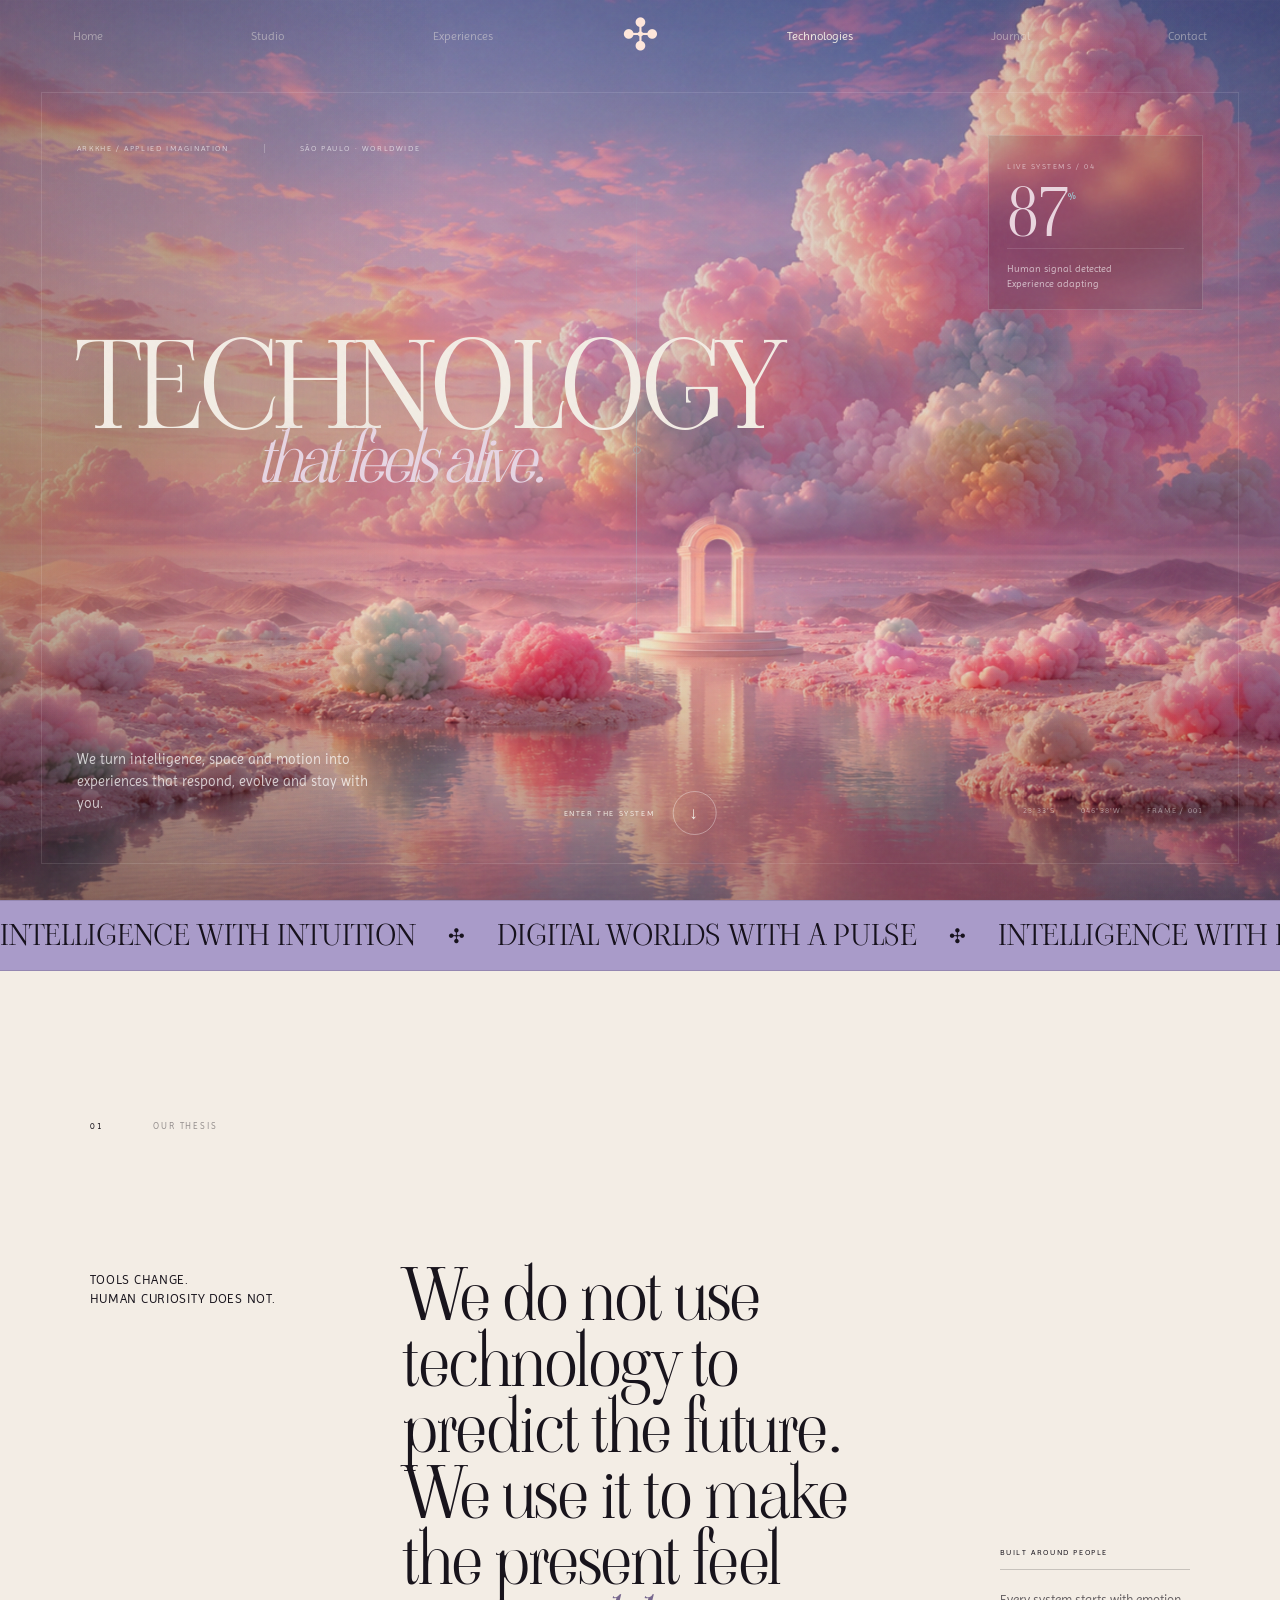
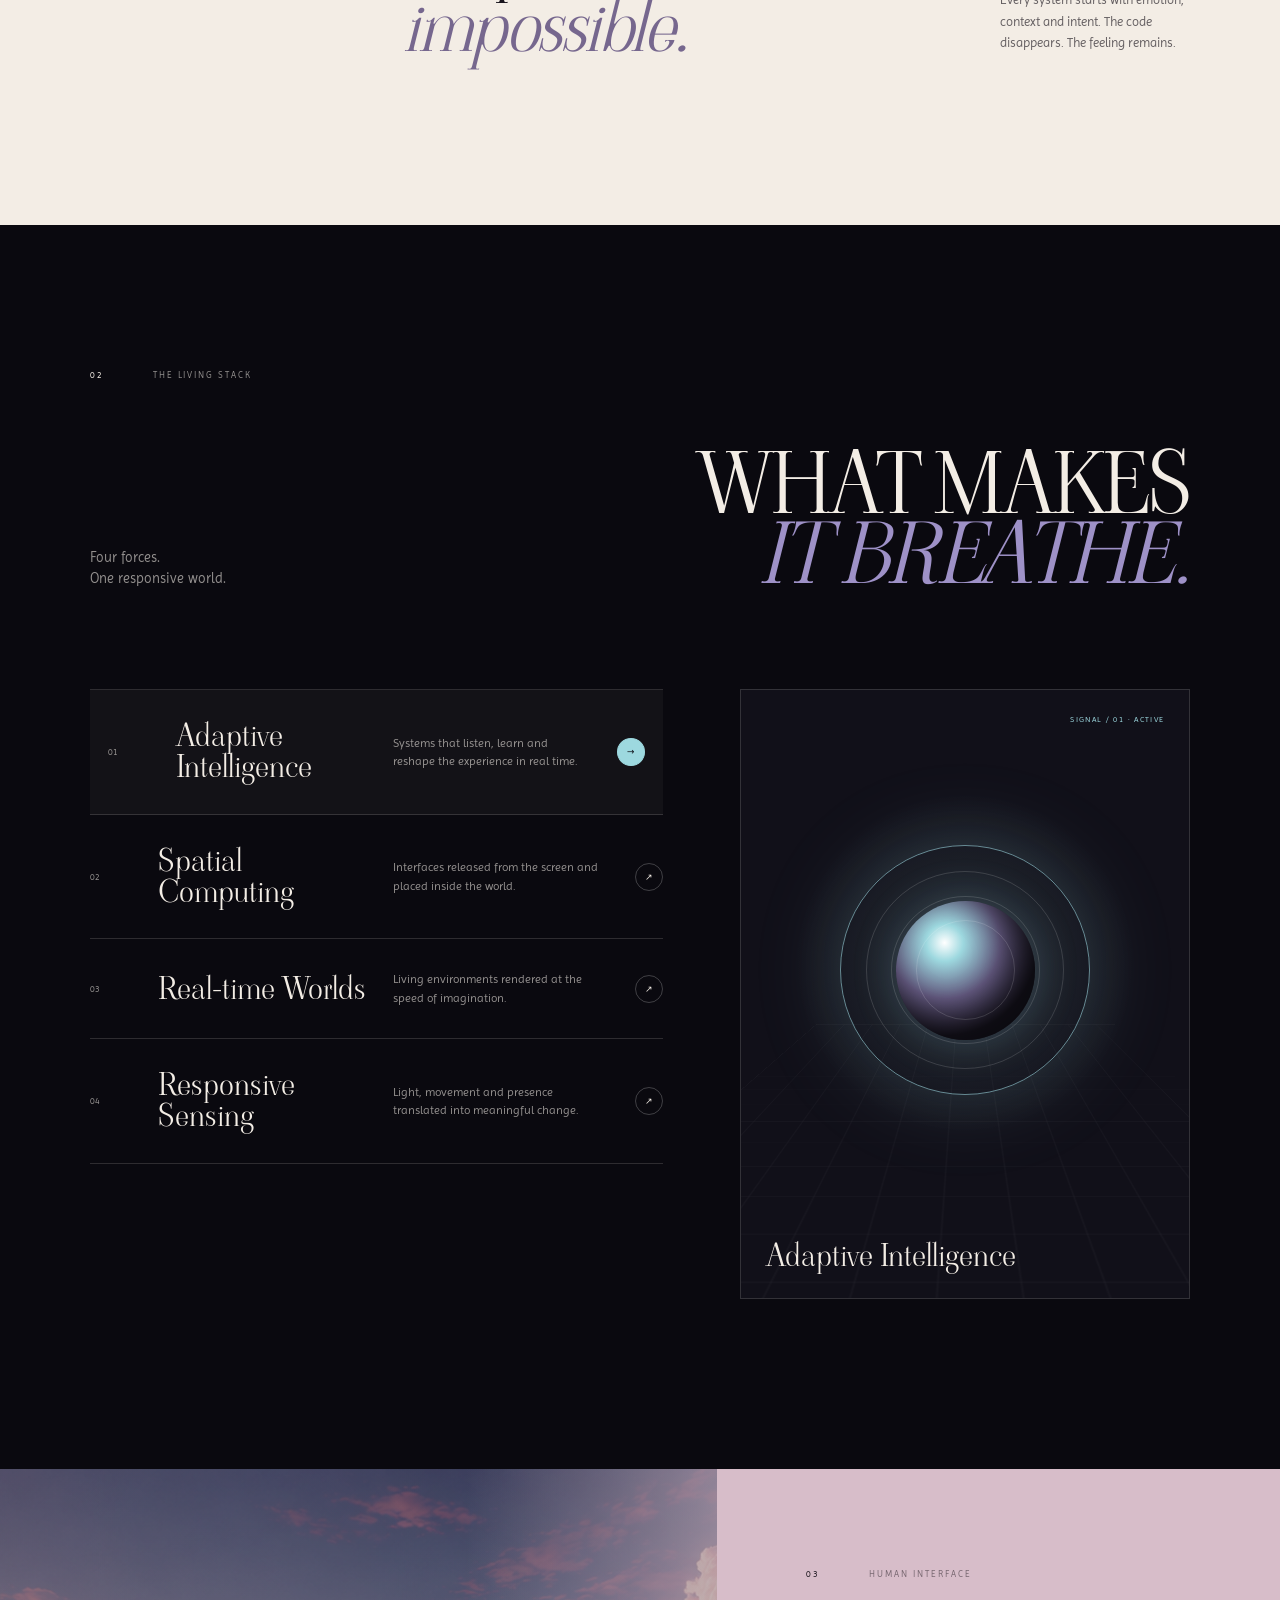
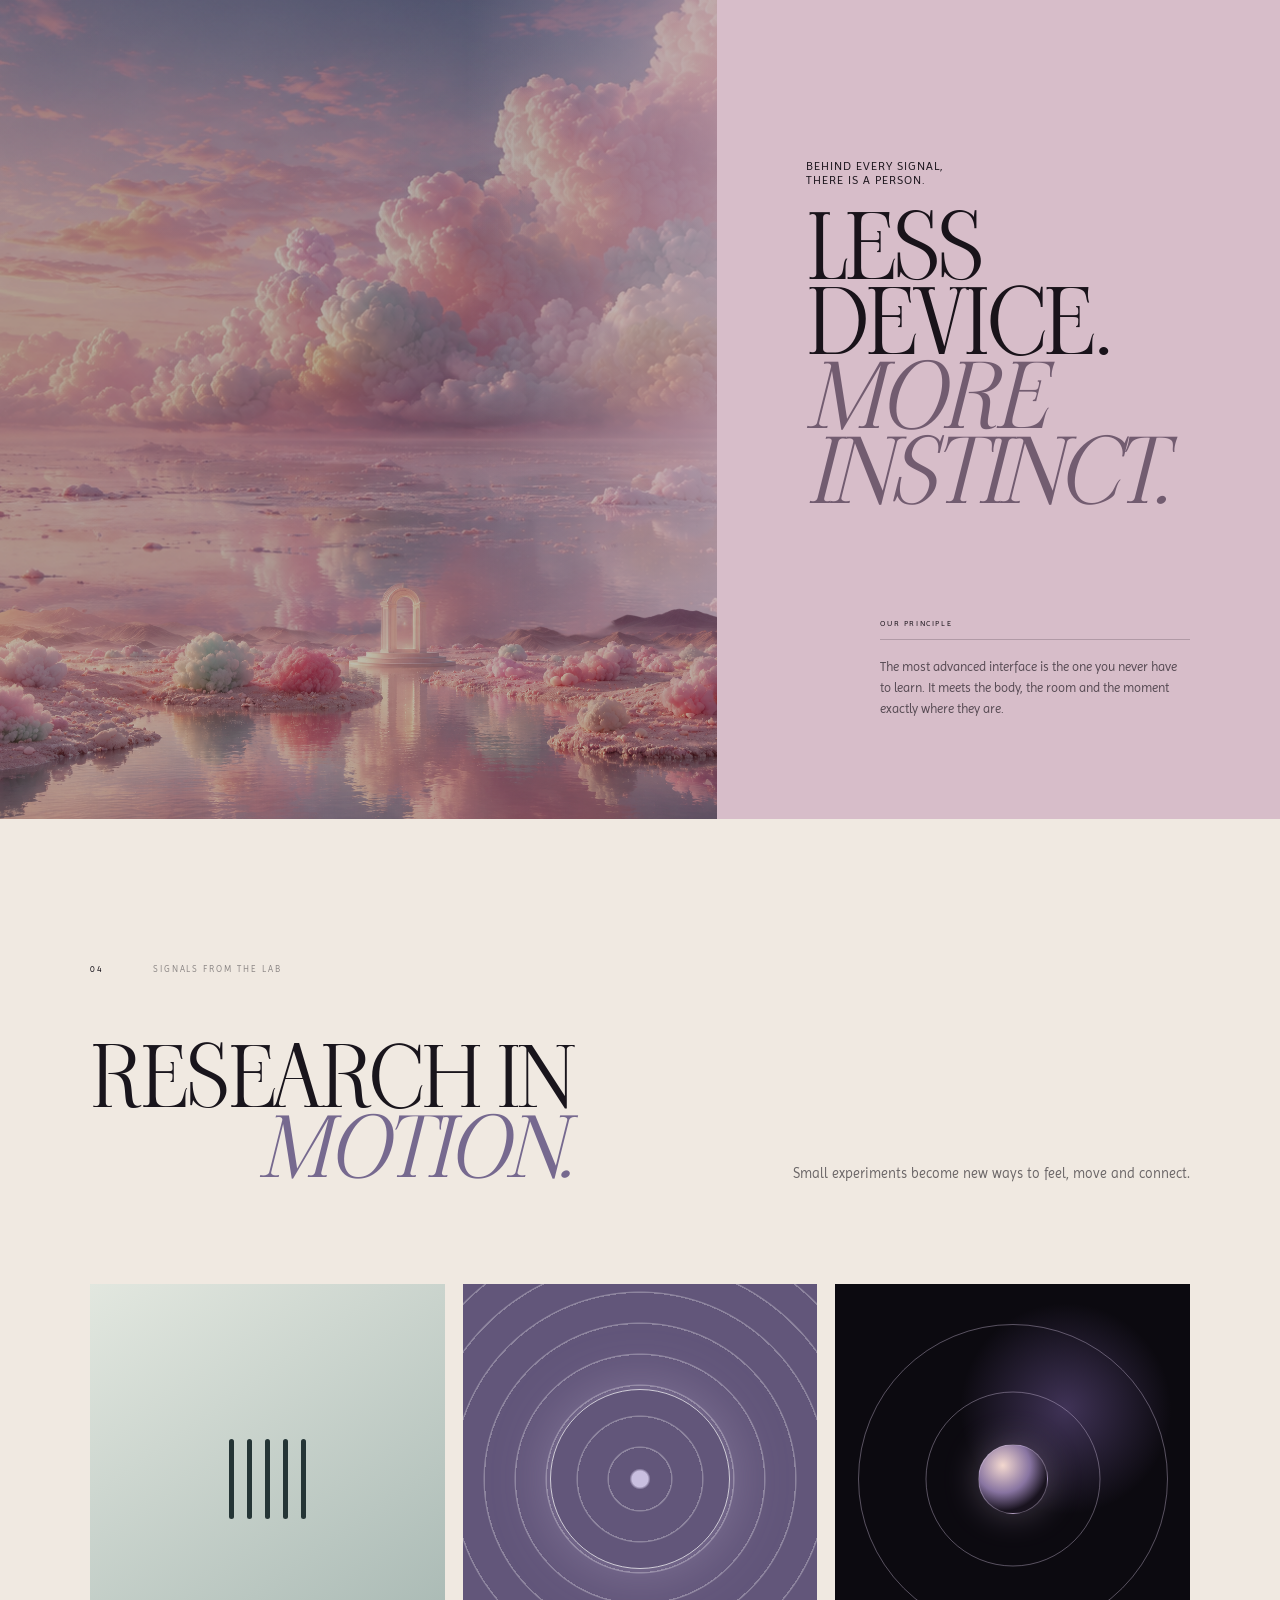
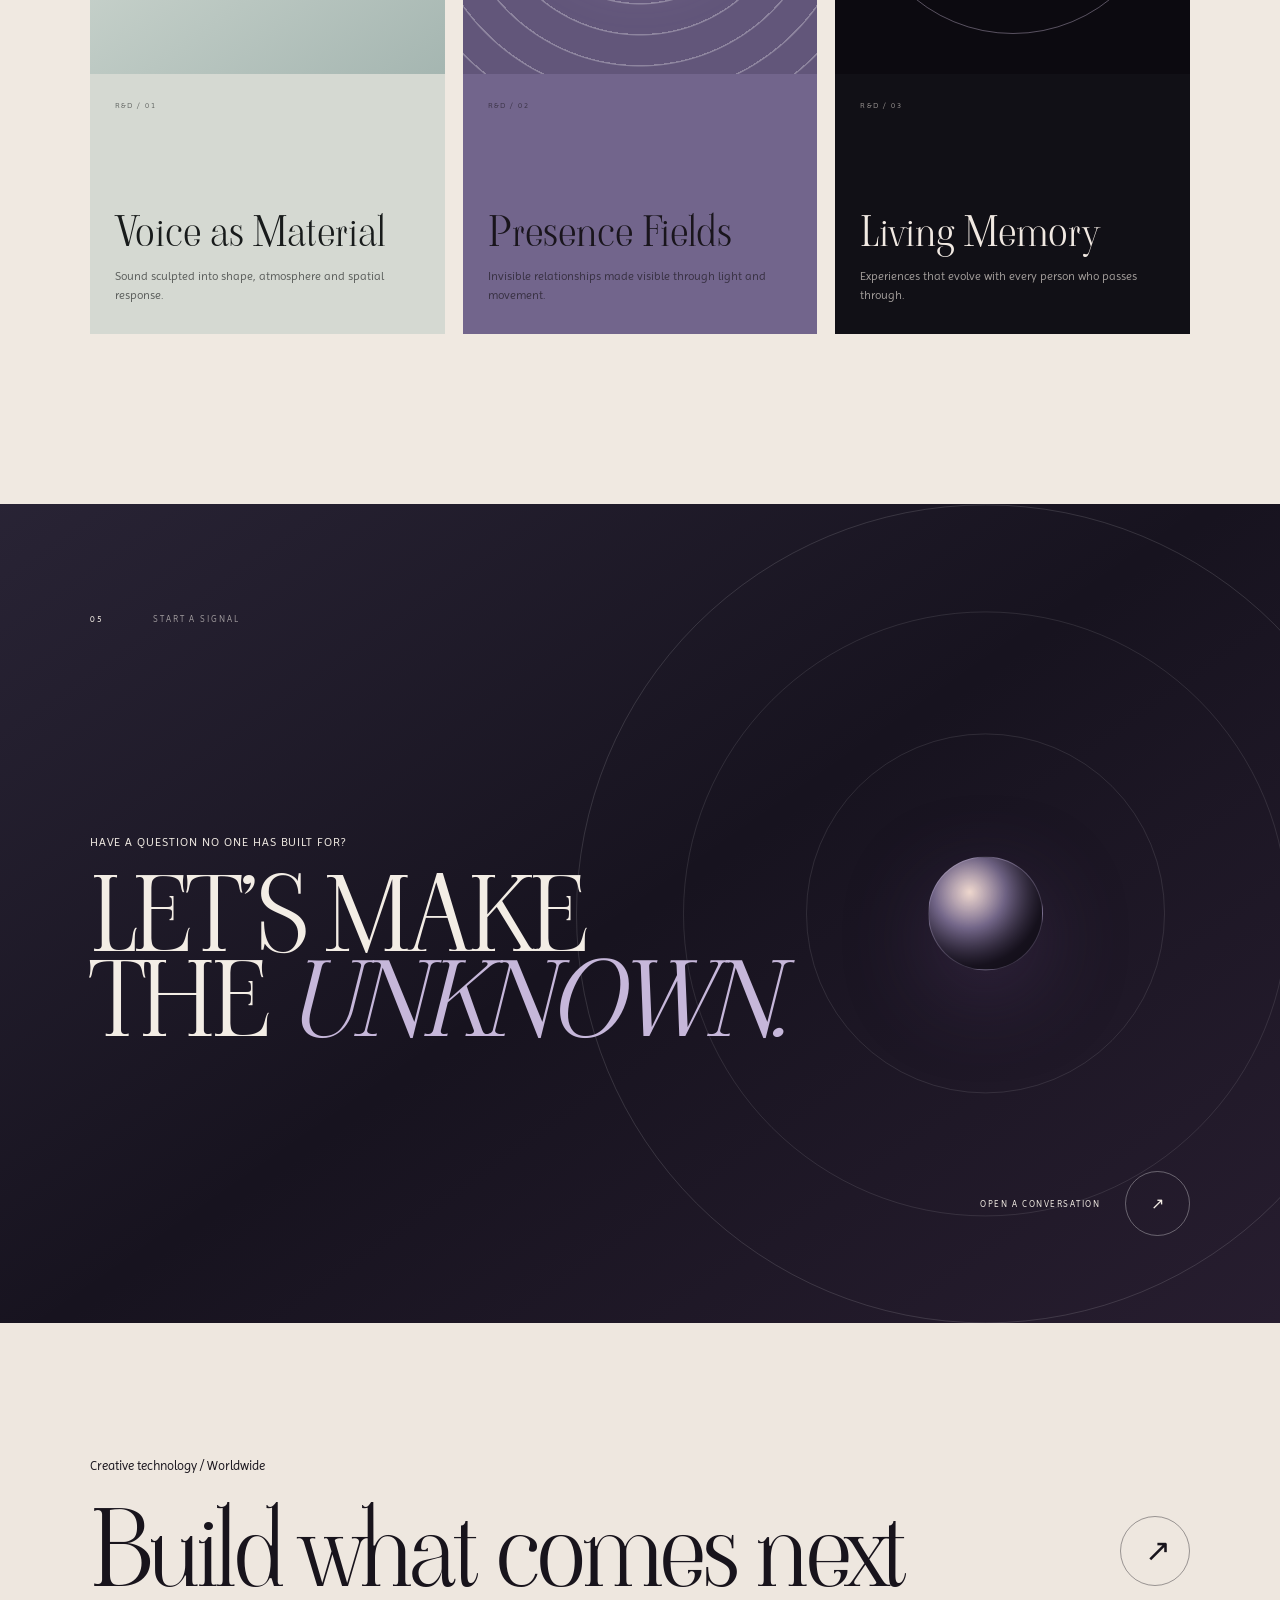
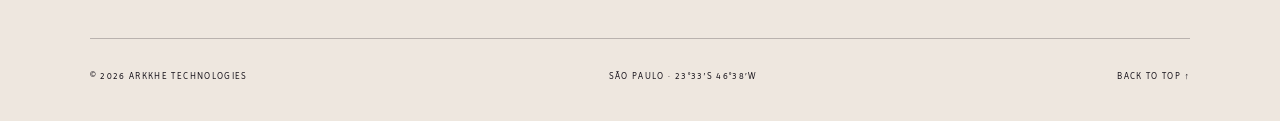
<file: technologies.html>
<!doctype html>
<html lang="pt-BR">
  <head>
    <meta charset="UTF-8" />
    <meta name="viewport" content="width=device-width, initial-scale=1.0" />
    <meta name="description" content="Arkkhe Technologies — inteligência, real-time 3D e sistemas espaciais transformados em experiências humanas." />
    <title>Arkkhe — Technologies</title>
    <link rel="icon" href="data:image/svg+xml,<svg xmlns='http://www.w3.org/2000/svg' viewBox='0 0 64 64'><text y='.85em' font-size='64'>✣</text></svg>" />
    <link rel="preconnect" href="https://fonts.googleapis.com" />
    <link rel="preconnect" href="https://fonts.gstatic.com" crossorigin />
    <link rel="preload" as="image" href="assets/sky_technologie_1.webp" />
    <link rel="preload" as="image" href="assets/sky_technologie_2.webp" />
    <script>
      try {
        if (['technology-direct', 'technology-tunnel'].includes(sessionStorage.getItem('arkkhe-route-transition'))) {
          document.documentElement.classList.add('technology-route-arrival');
        }
      } catch (_) {}
    </script>
    <link href="https://fonts.googleapis.com/css2?family=Imprima&family=Viaoda+Libre&display=optional" rel="stylesheet" />
    <link rel="stylesheet" href="technologies.css?v=5" />
    <link rel="stylesheet" href="transition.css?v=38" />
  </head>
  <body class="is-loading">
    <div class="page-noise" aria-hidden="true"></div>

    <header class="topbar">
      <button class="menu-button" aria-label="Abrir menu" aria-expanded="false"><span></span><span></span></button>
      <nav class="nav nav--left" aria-label="Navegação principal">
        <a href="index.html">Home</a><a href="studio.html">Studio</a><a href="premium.html">Experiences</a>
      </nav>
      <a class="brand" href="index.html" data-home-transition aria-label="Arkkhe — voltar para a página inicial">✣</a>
      <nav class="nav nav--right" aria-label="Navegação secundária">
        <a class="active" href="#technologies" aria-current="page">Technologies</a><a href="studio.html#journal">Journal</a><a href="studio.html#contact">Contact</a>
      </nav>
      <nav class="mobile-nav" aria-label="Menu móvel">
        <a href="index.html">Home</a><a href="studio.html">Studio</a><a href="premium.html">Experiences</a><a class="active" href="#technologies" aria-current="page">Technologies</a><a href="studio.html#journal">Journal</a><a href="studio.html#contact">Contact</a>
      </nav>
    </header>

    <main>
      <section class="technology-hero" id="technologies">
        <div class="technology-hero__image" aria-hidden="true"></div>
        <div class="technology-hero__ground" aria-hidden="true"></div>
        <div class="technology-hero__mesh" aria-hidden="true"></div>
        <div class="technology-hero__scan" aria-hidden="true"></div>
        <div class="technology-hero__frame" aria-hidden="true"></div>

        <p class="technology-hero__eyebrow reveal"><span>Arkkhe / Applied imagination</span><span>São Paulo · Worldwide</span></p>
        <h1><span>Technology</span><strong>that feels alive.</strong></h1>
        <p class="technology-hero__intro reveal">We turn intelligence, space and motion into experiences that respond, evolve and stay with you.</p>

        <aside class="technology-hero__readout reveal" aria-label="Sistemas ativos">
          <span>Live systems / 04</span>
          <div><b data-counter="87">00</b><i>%</i></div>
          <p>Human signal detected<br />Experience adapting</p>
        </aside>

        <div class="technology-hero__coordinates reveal" aria-hidden="true"><span>23°33′S</span><span>046°38′W</span><span>FRAME / 001</span></div>
        <a class="scroll-cue reveal" href="#thesis" aria-label="Conheça nossas tecnologias"><span>Enter the system</span><i>↓</i></a>
      </section>

      <div class="technology-marquee" aria-hidden="true"><div><span>Intelligence with intuition</span><i>✣</i><span>Digital worlds with a pulse</span><i>✣</i><span>Intelligence with intuition</span><i>✣</i><span>Digital worlds with a pulse</span><i>✣</i></div></div>

      <section class="thesis" id="thesis">
        <div class="section-index reveal"><span>01</span><span>Our thesis</span></div>
        <p class="thesis__lead reveal">Tools change.<br />Human curiosity does not.</p>
        <h2 class="reveal">We do not use technology to predict the future. We use it to make the present feel <em>impossible.</em></h2>
        <div class="thesis__aside reveal"><span>Built around people</span><p>Every system starts with emotion, context and intent. The code disappears. The feeling remains.</p></div>
      </section>

      <section class="systems" id="systems">
        <div class="section-index reveal"><span>02</span><span>The living stack</span></div>
        <div class="systems__heading reveal"><p>Four forces.<br />One responsive world.</p><h2>What makes<br /><em>it breathe.</em></h2></div>
        <div class="systems__body">
          <div class="system-list reveal" role="list" aria-label="Tecnologias Arkkhe">
            <button class="system is-active" type="button" data-system="intelligence" role="listitem"><span>01</span><h3>Adaptive Intelligence</h3><p>Systems that listen, learn and reshape the experience in real time.</p><i>↗</i></button>
            <button class="system" type="button" data-system="spatial" role="listitem"><span>02</span><h3>Spatial Computing</h3><p>Interfaces released from the screen and placed inside the world.</p><i>↗</i></button>
            <button class="system" type="button" data-system="realtime" role="listitem"><span>03</span><h3>Real-time Worlds</h3><p>Living environments rendered at the speed of imagination.</p><i>↗</i></button>
            <button class="system" type="button" data-system="sensing" role="listitem"><span>04</span><h3>Responsive Sensing</h3><p>Light, movement and presence translated into meaningful change.</p><i>↗</i></button>
          </div>
          <div class="system-visual reveal" aria-live="polite">
            <div class="system-visual__grid"></div>
            <div class="system-visual__orb"><i></i><i></i><i></i></div>
            <span class="system-visual__label">Adaptive Intelligence</span>
            <small>Signal / 01 · Active</small>
          </div>
        </div>
      </section>

      <section class="interface" id="research">
        <div class="interface__image reveal"><div class="interface__sky" aria-hidden="true"></div><img src="assets/sky_technologie_2.webp" alt="Portal surreal entre montanhas e reflexos rosados" /></div>
        <div class="interface__copy">
          <div class="section-index reveal"><span>03</span><span>Human interface</span></div>
          <p class="reveal">Behind every signal,<br />there is a person.</p>
          <h2 class="reveal">Less device.<br /><em>More instinct.</em></h2>
          <div class="interface__note reveal"><span>Our principle</span><p>The most advanced interface is the one you never have to learn. It meets the body, the room and the moment exactly where they are.</p></div>
        </div>
      </section>

      <section class="experiments">
        <div class="section-index reveal"><span>04</span><span>Signals from the lab</span></div>
        <div class="experiments__heading reveal"><h2>Research in<br /><em>motion.</em></h2><p>Small experiments become new ways to feel, move and connect.</p></div>
        <div class="experiment-grid">
          <article class="experiment experiment--light reveal">
            <div class="experiment__canvas experiment__canvas--voice" aria-hidden="true"><i></i><i></i><i></i><i></i><i></i></div>
            <span>R&D / 01</span><h3>Voice as Material</h3><p>Sound sculpted into shape, atmosphere and spatial response.</p>
          </article>
          <article class="experiment experiment--violet reveal">
            <div class="experiment__canvas experiment__canvas--presence" aria-hidden="true"><i></i></div>
            <span>R&D / 02</span><h3>Presence Fields</h3><p>Invisible relationships made visible through light and movement.</p>
          </article>
          <article class="experiment experiment--dark reveal">
            <div class="experiment__canvas experiment__canvas--memory" aria-hidden="true"><i></i><i></i><i></i></div>
            <span>R&D / 03</span><h3>Living Memory</h3><p>Experiences that evolve with every person who passes through.</p>
          </article>
        </div>
      </section>

      <section class="protocol">
        <div class="protocol__rings" aria-hidden="true"><i></i><i></i><i></i></div>
        <div class="section-index reveal"><span>05</span><span>Start a signal</span></div>
        <div class="protocol__copy reveal"><p>Have a question no one has built for?</p><h2>Let’s make<br />the <em>unknown.</em></h2></div>
        <a class="protocol__link reveal" href="mailto:hello@arkkhe.studio"><span>Open a conversation</span><i>↗</i></a>
      </section>

      <footer id="contact">
        <p>Creative technology / Worldwide</p>
        <a href="mailto:hello@arkkhe.studio">Build what comes next <span>↗</span></a>
        <div class="footer__meta"><span>© 2026 Arkkhe Technologies</span><span>São Paulo · 23°33′S 46°38′W</span><a href="#technologies">Back to top ↑</a></div>
      </footer>
    </main>

    <script src="transition.js?v=39"></script>
    <script src="technologies.js?v=3"></script>
  </body>
</html>
</file>
<file: technologies.css>
:root{color-scheme:dark;--night:#08070d;--ink:#14121a;--ivory:#f3ede5;--peach:#e6b8a8;--lilac:#9e91c7;--cyan:#9dd8df;--muted:rgba(247,241,235,.58);--line:rgba(247,241,235,.15);--ease:cubic-bezier(.16,1,.3,1)}
*{box-sizing:border-box}html{scroll-behavior:smooth;background:var(--night)}body{margin:0;background:var(--night);color:var(--ivory);font-family:"Imprima",sans-serif;overflow-x:hidden}a,button{color:inherit;font:inherit}.page-noise{position:fixed;z-index:200;inset:0;pointer-events:none;opacity:.05;background-image:url("data:image/svg+xml,%3Csvg viewBox='0 0 180 180' xmlns='http://www.w3.org/2000/svg'%3E%3Cfilter id='n'%3E%3CfeTurbulence type='fractalNoise' baseFrequency='.92' numOctaves='3' stitchTiles='stitch'/%3E%3C/filter%3E%3Crect width='100%25' height='100%25' filter='url(%23n)' opacity='.8'/%3E%3C/svg%3E")}.reveal{opacity:0;transform:translateY(34px);transition:opacity 1s var(--ease),transform 1s var(--ease)}.reveal.is-visible{opacity:1;transform:none}
.topbar{position:fixed;z-index:90;top:0;left:0;width:100%;height:72px;display:grid;grid-template-columns:1fr 64px 1fr;align-items:center;padding:0 5.7%;font-size:12px;border-bottom:1px solid transparent;transition:background .4s,border-color .4s}.topbar.is-scrolled{background:rgba(8,7,13,.76);backdrop-filter:blur(22px) saturate(1.2);border-color:rgba(255,255,255,.08)}.nav{display:flex;justify-content:space-between;align-items:center}.nav--left{padding-right:9vw}.nav--right{padding-left:9vw}.nav a{text-decoration:none;opacity:.46;transition:opacity .25s}.nav a:hover,.nav a.active{opacity:1}.brand{width:44px;height:44px;display:grid;place-items:center;justify-self:center;text-decoration:none;overflow:hidden;font-size:0;transition:transform .4s}.brand::before{content:"✣";font-family:Georgia,serif;font-size:44px;line-height:1;color:#ffe7dc}.brand:hover{transform:rotate(30deg)}.menu-button,.mobile-nav{display:none}
.technology-hero{--mx:0px;--my:0px;position:relative;isolation:isolate;min-height:100svh;overflow:hidden;padding:100px 6vw 62px;background:#090810}.technology-hero::after{content:"";position:absolute;z-index:5;inset:0;background:linear-gradient(90deg,rgba(7,6,11,.58),transparent 42% 64%,rgba(6,5,10,.26)),linear-gradient(180deg,rgba(7,6,11,.1),transparent 60%,rgba(7,6,11,.62));pointer-events:none}.technology-hero__image{position:absolute;z-index:0;inset:-5%;background:url("assets/sky_technologie_1.webp") calc(50% + var(--mx)) calc(50% + var(--my))/cover no-repeat;filter:saturate(.78) brightness(.72) contrast(1.08);transform:scale(1.07);will-change:background-position}.technology-hero__mesh{position:absolute;z-index:2;inset:0;opacity:.23;background-image:linear-gradient(rgba(255,255,255,.08) 1px,transparent 1px),linear-gradient(90deg,rgba(255,255,255,.08) 1px,transparent 1px);background-size:7.15vw 7.15vw;mask-image:linear-gradient(90deg,#000,transparent 47%,transparent 67%,#000)}.technology-hero__scan{position:absolute;z-index:3;left:49.7%;top:18%;width:1px;height:64%;background:linear-gradient(transparent,var(--cyan),transparent);box-shadow:0 0 18px var(--cyan);opacity:.42;animation:scan 6s ease-in-out infinite}.technology-hero__scan::after{content:"";position:absolute;top:50%;left:50%;width:6px;height:6px;border:1px solid var(--cyan);border-radius:50%;transform:translate(-50%,-50%);box-shadow:0 0 18px var(--cyan)}@keyframes scan{50%{transform:translateX(18vw);opacity:.2}}.technology-hero__frame{position:absolute;z-index:7;inset:92px 3.2vw 36px;border:1px solid rgba(255,255,255,.11);pointer-events:none}
.technology-hero h1{position:absolute;z-index:6;left:6vw;top:46%;margin:0;transform:translateY(-50%);text-transform:uppercase;font:400 clamp(67px,9.2vw,174px)/.76 "Viaoda Libre",serif;letter-spacing:-.052em;text-shadow:0 14px 55px rgba(0,0,0,.45);pointer-events:none}.technology-hero h1 span,.technology-hero h1 strong{display:block;font-weight:400}.technology-hero h1 strong{margin-left:14vw;font-size:.58em;font-style:italic;text-transform:none;color:#e7d5e3;white-space:nowrap}.technology-hero__eyebrow{position:absolute;z-index:10;left:6vw;top:16%;display:flex;gap:35px;margin:0;text-transform:uppercase;font-size:8px;letter-spacing:.2em;color:rgba(255,255,255,.62)}.technology-hero__eyebrow span+span{padding-left:35px;border-left:1px solid rgba(255,255,255,.24)}.technology-hero__intro{position:absolute;z-index:10;left:6vw;bottom:9.5%;width:305px;margin:0;font-size:14px;line-height:1.55;color:rgba(255,255,255,.74)}.technology-hero__readout{position:absolute;z-index:10;right:6vw;top:15%;width:215px;padding:18px;border:1px solid rgba(255,255,255,.16);background:rgba(15,10,22,.12);backdrop-filter:blur(9px);font-style:normal}.technology-hero__readout>span{font-size:8px;letter-spacing:.19em;text-transform:uppercase;color:rgba(255,255,255,.54)}.technology-hero__readout div{display:flex;align-items:flex-start;margin:11px 0 5px}.technology-hero__readout b{font:400 66px/.9 "Viaoda Libre",serif;color:#ead5df}.technology-hero__readout i{margin-top:7px;font:10px/1 "Imprima",sans-serif;color:var(--cyan)}.technology-hero__readout p{margin:0;padding-top:12px;border-top:1px solid rgba(255,255,255,.12);font-size:10px;line-height:1.5;color:rgba(255,255,255,.64)}.technology-hero__coordinates{position:absolute;z-index:10;right:6vw;bottom:9.5%;display:flex;gap:26px;font-size:8px;letter-spacing:.15em;color:rgba(255,255,255,.46)}.scroll-cue{position:absolute;z-index:10;left:50%;bottom:7.2%;display:flex;align-items:center;gap:17px;transform:translateX(-50%);text-transform:uppercase;font-size:8px;letter-spacing:.2em;text-decoration:none}.scroll-cue i{width:44px;height:44px;border:1px solid rgba(255,255,255,.36);border-radius:50%;display:grid;place-items:center;font-style:normal;font-size:17px;transition:.3s}.scroll-cue:hover i{background:var(--ivory);color:var(--night);transform:translateY(4px)}
.technology-marquee{overflow:hidden;padding:20px 0;background:#a99bc9;color:#17121d;border-block:1px solid rgba(23,18,31,.14)}.technology-marquee div{width:max-content;display:flex;align-items:center;gap:32px;animation:marquee 30s linear infinite}.technology-marquee span{font:400 clamp(22px,2.3vw,42px)/1 "Viaoda Libre",serif;text-transform:uppercase}.technology-marquee i{font-style:normal;font-size:20px}@keyframes marquee{to{transform:translateX(-50%)}}
.section-index{display:flex;gap:28px;align-items:center;text-transform:uppercase;font-size:9px;letter-spacing:.22em;color:var(--muted)}.section-index span:first-child{width:35px;color:var(--ivory)}
.thesis{display:grid;grid-template-columns:.68fr 1.5fr .55fr;gap:6vw;padding:150px 7vw 165px;background:var(--ivory);color:#18141c}.thesis .section-index{grid-column:1/-1;margin-bottom:55px;color:rgba(24,20,28,.44)}.thesis .section-index span:first-child{color:#18141c}.thesis__lead{margin:8px 0 0;font-size:13px;line-height:1.45;text-transform:uppercase;letter-spacing:.055em}.thesis h2{margin:0;font:400 clamp(47px,5.55vw,106px)/.93 "Viaoda Libre",serif;letter-spacing:-.035em}.thesis h2 em{font-weight:400;color:#76678e}.thesis__aside{align-self:end;padding-bottom:7px}.thesis__aside span{display:block;margin-bottom:19px;padding-bottom:12px;border-bottom:1px solid rgba(24,20,28,.2);font-size:8px;letter-spacing:.2em;text-transform:uppercase}.thesis__aside p{margin:0;font-size:13px;line-height:1.62;color:rgba(24,20,28,.65)}
.systems{padding:145px 7vw 170px;background:#0a090f}.systems__heading,.experiments__heading{display:flex;align-items:flex-end;justify-content:space-between;margin:70px 0 100px}.systems__heading>p,.experiments__heading>p{margin:0;color:var(--muted);font-size:14px;line-height:1.5}.systems__heading h2,.experiments__heading h2{margin:0;text-align:right;font:400 clamp(58px,6.5vw,126px)/.84 "Viaoda Libre",serif;text-transform:uppercase;letter-spacing:-.035em}.systems__heading em,.experiments__heading em{font-weight:400;color:var(--lilac)}.systems__body{display:grid;grid-template-columns:1.12fr .88fr;gap:6vw;align-items:stretch}.system-list{border-top:1px solid var(--line)}.system{position:relative;width:100%;display:grid;grid-template-columns:46px 1fr 1fr 34px;gap:22px;align-items:center;padding:31px 0;border:0;border-bottom:1px solid var(--line);background:transparent;text-align:left;cursor:pointer;transition:padding .5s var(--ease),background .4s}.system:hover,.system.is-active{padding-left:18px;padding-right:18px;background:rgba(255,255,255,.035)}.system>span{font-size:9px;color:var(--muted)}.system h3{margin:0;font:400 clamp(27px,2.4vw,45px)/1 "Viaoda Libre",serif}.system p{margin:0;font-size:12px;line-height:1.55;color:var(--muted)}.system>i{justify-self:end;width:28px;height:28px;border:1px solid rgba(255,255,255,.22);border-radius:50%;display:grid;place-items:center;font-style:normal;font-size:9px;transition:.4s}.system.is-active>i{background:var(--cyan);border-color:var(--cyan);color:#11131a;transform:rotate(45deg)}.system-visual{--accent:#9dd8df;position:sticky;top:105px;min-height:610px;overflow:hidden;border:1px solid var(--line);background:radial-gradient(circle at 50% 45%,color-mix(in srgb,var(--accent) 18%,transparent),transparent 42%),#111019;transition:background .7s}.system-visual__grid{position:absolute;inset:0;opacity:.22;background-image:linear-gradient(rgba(255,255,255,.1) 1px,transparent 1px),linear-gradient(90deg,rgba(255,255,255,.1) 1px,transparent 1px);background-size:42px 42px;transform:perspective(500px) rotateX(58deg) scale(1.6);transform-origin:center 85%}.system-visual__orb{position:absolute;left:50%;top:46%;width:250px;height:250px;transform:translate(-50%,-50%);border:1px solid color-mix(in srgb,var(--accent) 60%,transparent);border-radius:50%;box-shadow:0 0 90px color-mix(in srgb,var(--accent) 18%,transparent);transition:transform .7s var(--ease),border-radius .7s}.system-visual__orb::before{content:"";position:absolute;inset:22%;border-radius:50%;background:radial-gradient(circle at 35% 30%,#fff,var(--accent) 14%,#61577d 42%,#191622 70%);box-shadow:inset -18px -16px 35px rgba(0,0,0,.55),0 0 45px color-mix(in srgb,var(--accent) 22%,transparent);animation:pulse 4s ease-in-out infinite}.system-visual__orb i{position:absolute;inset:calc(10% * var(--ring,1));border:1px solid rgba(255,255,255,.14);border-radius:50%;animation:orbit 13s linear infinite}.system-visual__orb i:nth-child(1){--ring:1}.system-visual__orb i:nth-child(2){--ring:2;animation-direction:reverse;animation-duration:9s}.system-visual__orb i:nth-child(3){--ring:3;animation-duration:17s}@keyframes orbit{to{transform:rotate(360deg)}}@keyframes pulse{50%{transform:scale(1.08);filter:brightness(1.15)}}.system-visual__label{position:absolute;left:25px;bottom:27px;font:400 31px/1 "Viaoda Libre",serif}.system-visual small{position:absolute;right:25px;top:25px;text-transform:uppercase;letter-spacing:.17em;font-size:8px;color:var(--accent)}
.interface{display:grid;grid-template-columns:1.12fr .88fr;min-height:950px;background:#d7bdc9;color:#19131a}.interface__image{position:relative;min-height:950px;overflow:hidden}.interface__image::after{content:"";position:absolute;inset:0;background:linear-gradient(90deg,transparent 65%,rgba(215,189,201,.55)),linear-gradient(180deg,rgba(20,12,22,.12),transparent 40%)}.interface__image img{width:100%;height:100%;object-fit:cover;object-position:58% center;filter:saturate(.72) contrast(.96)}.interface__copy{display:flex;flex-direction:column;justify-content:center;padding:100px 7vw}.interface__copy .section-index{margin-bottom:auto;color:rgba(25,19,26,.5)}.interface__copy .section-index span:first-child{color:#19131a}.interface__copy>p{margin:70px 0 24px;font-size:12px;text-transform:uppercase;letter-spacing:.08em}.interface__copy h2{margin:0;font:400 clamp(64px,7vw,132px)/.83 "Viaoda Libre",serif;text-transform:uppercase;letter-spacing:-.045em}.interface__copy h2 em{font-weight:400;color:#725c70}.interface__note{max-width:310px;margin-top:auto;margin-left:auto}.interface__note span{display:block;margin-bottom:17px;padding-bottom:11px;border-bottom:1px solid rgba(25,19,26,.2);font-size:8px;letter-spacing:.2em;text-transform:uppercase}.interface__note p{margin:0;font-size:13px;line-height:1.6;color:rgba(25,19,26,.68)}
.experiments{padding:145px 7vw 170px;background:#f0e9e1;color:#19151c}.experiments .section-index{color:rgba(25,21,28,.46)}.experiments .section-index span:first-child{color:#19151c}.experiments__heading>p{color:rgba(25,21,28,.62)}.experiments__heading em{color:#76698f}.experiment-grid{display:grid;grid-template-columns:repeat(3,1fr);gap:18px}.experiment{min-height:650px;display:flex;flex-direction:column;padding:20px 25px 30px;overflow:hidden}.experiment--light{background:#d5d9d2;color:#181b1b}.experiment--violet{background:#72658c}.experiment--dark{background:#111016;color:#f1e9e2}.experiment__canvas{position:relative;height:390px;margin:-20px -25px 27px;overflow:hidden}.experiment>span{font-size:8px;letter-spacing:.18em;text-transform:uppercase;opacity:.58}.experiment h3{margin:auto 0 15px;font:400 clamp(37px,3.2vw,59px)/.92 "Viaoda Libre",serif}.experiment p{max-width:300px;margin:0;font-size:12px;line-height:1.55;opacity:.65}.experiment__canvas--voice{display:flex;align-items:center;justify-content:center;gap:13px;background:linear-gradient(145deg,#e2e7df,#a5b6b1)}.experiment__canvas--voice i{width:5px;height:80px;border-radius:5px;background:#253536;animation:voice 1.8s ease-in-out infinite}.experiment__canvas--voice i:nth-child(2){animation-delay:-.3s}.experiment__canvas--voice i:nth-child(3){animation-delay:-.6s}.experiment__canvas--voice i:nth-child(4){animation-delay:-.9s}.experiment__canvas--voice i:nth-child(5){animation-delay:-1.2s}@keyframes voice{50%{height:230px;border-radius:50%}}.experiment__canvas--presence{background:radial-gradient(circle at center,#c9bfe0 0 3%,transparent 4%),repeating-radial-gradient(circle at center,rgba(255,255,255,.28) 0 1px,transparent 2px 31px),#62567a}.experiment__canvas--presence i{position:absolute;left:50%;top:50%;width:180px;height:180px;border:1px solid rgba(255,255,255,.7);border-radius:50%;transform:translate(-50%,-50%);box-shadow:0 0 60px rgba(238,226,255,.26);animation:presence 3.5s ease-in-out infinite}@keyframes presence{50%{width:280px;height:280px;opacity:.25}}.experiment__canvas--memory{background:radial-gradient(circle at 65% 32%,rgba(111,88,151,.52),transparent 30%),#0c0a10}.experiment__canvas--memory i{position:absolute;border:1px solid rgba(224,208,237,.36);border-radius:50%;left:50%;top:50%;transform:translate(-50%,-50%)}.experiment__canvas--memory i:nth-child(1){width:70px;height:70px;background:radial-gradient(circle at 35% 30%,#f3d8cf,#8874a1 42%,#19131f 70%);box-shadow:0 0 35px rgba(215,188,227,.3)}.experiment__canvas--memory i:nth-child(2){width:175px;height:175px}.experiment__canvas--memory i:nth-child(3){width:310px;height:310px;animation:orbit 15s linear infinite}
.protocol{position:relative;isolation:isolate;min-height:91vh;display:grid;grid-template-columns:1fr auto;grid-template-rows:auto 1fr auto;padding:110px 7vw 70px;overflow:hidden;background:#17131f}.protocol::before{content:"";position:absolute;z-index:-1;inset:0;background:linear-gradient(145deg,rgba(158,145,199,.13),transparent 50%,rgba(86,59,95,.25))}.protocol .section-index{grid-column:1/-1}.protocol__copy{align-self:center}.protocol__copy>p{margin:0 0 24px;font-size:12px;text-transform:uppercase;letter-spacing:.08em}.protocol__copy h2{margin:0;font:400 clamp(63px,8vw,150px)/.83 "Viaoda Libre",serif;text-transform:uppercase;letter-spacing:-.045em}.protocol__copy em{font-weight:400;color:#c6b7da}.protocol__link{align-self:end;display:flex;align-items:center;gap:25px;margin-bottom:17px;text-decoration:none;text-transform:uppercase;font-size:9px;letter-spacing:.17em}.protocol__link i{width:65px;height:65px;border:1px solid rgba(255,255,255,.32);border-radius:50%;display:grid;place-items:center;font-style:normal;font-size:16px;transition:.35s}.protocol__link:hover i{background:var(--ivory);color:var(--night);transform:rotate(45deg)}.protocol__rings{position:absolute;z-index:-1;right:-9%;top:50%;width:min(64vw,850px);aspect-ratio:1;transform:translateY(-50%);border:1px solid rgba(255,255,255,.13);border-radius:50%}.protocol__rings i{position:absolute;border:1px solid rgba(255,255,255,.1);border-radius:50%}.protocol__rings i:nth-child(1){inset:13%}.protocol__rings i:nth-child(2){inset:28%}.protocol__rings i:nth-child(3){inset:43%;background:radial-gradient(circle at 36% 31%,#efd8ce,#7f7197 34%,#292036 70%);box-shadow:inset -18px -18px 42px rgba(0,0,0,.55),0 25px 85px rgba(93,64,115,.35)}
footer{padding:135px 7vw 40px;background:#eee7df;color:#18141c}footer>p{margin:0 0 25px;font-size:13px}footer>a{display:flex;justify-content:space-between;align-items:center;padding-bottom:35px;border-bottom:1px solid rgba(24,20,28,.25);text-decoration:none;font:400 clamp(52px,8.2vw,154px)/1 "Viaoda Libre",serif;letter-spacing:-.045em}footer>a span{font:400 .3em/1 "Imprima",sans-serif;width:70px;height:70px;border:1px solid rgba(24,20,28,.4);border-radius:50%;display:grid;place-items:center;transition:.35s}footer>a:hover span{background:#18141c;color:#eee7df;transform:rotate(45deg)}.footer__meta{display:flex;justify-content:space-between;align-items:center;padding-top:32px;font-size:9px;letter-spacing:.15em;text-transform:uppercase}.footer__meta a{text-decoration:none}
body.is-loading .technology-hero__image{opacity:0;transform:scale(1.12)}body.is-technologies-ready .technology-hero__image{opacity:1;transform:scale(1.07);transition:opacity 1.3s ease,transform 2s var(--ease)}body.is-loading .technology-hero h1{opacity:0;transform:translateY(-42%) scale(.96)}body.is-technologies-ready .technology-hero h1{opacity:1;transform:translateY(-50%) scale(1);transition:opacity 1.1s .15s ease,transform 1.4s .15s var(--ease)}.scroll-cue.reveal{transform:translate(-50%,34px)}.scroll-cue.reveal.is-visible{transform:translate(-50%,0)}
html.technology-route-arrival body.is-loading .technology-hero__image{opacity:1;transform:scale(1.07);transition:none}html.technology-route-arrival body.is-loading .technology-hero h1{opacity:1;transform:translateY(-50%) scale(1);transition:none}html.technology-route-arrival .technology-hero .reveal{opacity:1;transform:none;transition:none}html.technology-route-arrival .technology-hero .scroll-cue.reveal{transform:translate(-50%,0)}
@media(max-width:960px){.topbar{grid-template-columns:1fr 1fr}.brand{justify-self:end}.nav{display:none}.menu-button{display:block;border:0;background:none;padding:8px;z-index:2}.menu-button span{display:block;width:24px;height:1px;background:white;margin:6px;transition:.3s}.mobile-nav{position:fixed;inset:0;z-index:-1;padding:120px 30px 50px;background:rgba(8,7,13,.97);backdrop-filter:blur(20px);flex-direction:column;gap:24px}.mobile-nav a{text-decoration:none;font:42px/1.05 "Viaoda Libre",serif}.topbar.menu-open .mobile-nav{display:flex}.topbar.menu-open .menu-button span:first-child{transform:translateY(3.5px) rotate(45deg)}.topbar.menu-open .menu-button span:last-child{transform:translateY(-3.5px) rotate(-45deg)}.technology-hero h1{font-size:11vw}.technology-hero__coordinates{display:none}.thesis{grid-template-columns:1fr 2fr}.thesis__aside{grid-column:2}.systems__heading,.experiments__heading{align-items:flex-start;flex-direction:column;gap:45px}.systems__heading h2,.experiments__heading h2{text-align:left}.systems__body{grid-template-columns:1fr}.system-visual{position:relative;top:auto;min-height:70vw}.interface{grid-template-columns:1fr}.interface__image{min-height:75vw}.interface__copy{min-height:760px}.experiment-grid{grid-template-columns:1fr}.experiment{min-height:580px}.protocol{grid-template-columns:1fr}.protocol__link{justify-self:end}.protocol__rings{right:-30%;width:100vw}}
@media(max-width:560px){.technology-hero{padding-inline:24px}.technology-hero__frame{inset:86px 14px 18px}.technology-hero__image{background-position:62% center}.technology-hero h1{left:24px;top:40%;font-size:13.4vw;line-height:.78;letter-spacing:-.06em}.technology-hero h1 strong{margin-left:0;font-size:.7em;white-space:normal}.technology-hero__eyebrow{left:24px;top:14%;display:block}.technology-hero__eyebrow span+span{display:none}.technology-hero__readout{right:24px;top:auto;bottom:7%;width:155px;padding:13px}.technology-hero__readout b{font-size:50px}.technology-hero__intro{left:24px;bottom:8%;width:155px;font-size:11px}.scroll-cue{display:none}.technology-hero__mesh{background-size:25vw 25vw}.thesis,.systems,.experiments{padding:105px 24px}.thesis{grid-template-columns:1fr;gap:40px}.thesis .section-index,.thesis__aside{grid-column:1}.thesis .section-index{margin-bottom:10px}.thesis h2{font-size:12vw}.systems__heading,.experiments__heading{margin:50px 0 70px}.systems__heading h2,.experiments__heading h2{font-size:14vw}.system{grid-template-columns:28px 1fr 28px;padding:25px 0}.system p{display:none}.system h3{font-size:30px}.system-visual{min-height:125vw}.system-visual__orb{width:180px;height:180px}.interface__image{min-height:120vw}.interface__copy{min-height:760px;padding:80px 24px}.interface__copy h2{font-size:15vw}.interface__note{margin-left:0}.experiment{min-height:570px}.experiment__canvas{height:340px}.protocol{min-height:760px;padding:90px 24px 55px}.protocol__copy h2{font-size:15vw}.protocol__rings{right:-80%;width:175vw}.protocol__link{justify-self:start}footer{padding:100px 24px 32px}footer>a{font-size:13vw}footer>a span{width:48px;height:48px}.footer__meta{align-items:flex-start;gap:20px;flex-direction:column}.footer__meta span:nth-child(2){display:none}}
@media(prefers-reduced-motion:reduce){*,*::before,*::after{scroll-behavior:auto!important;animation-duration:.01ms!important;transition-duration:.01ms!important;animation-delay:0s!important}.technology-marquee div{animation:none}}

/* Layered Technologies world: full sky behind a transparent portal landscape. */
.technology-hero__image{background-image:url("assets/sky_technologie_1.webp");background-position:calc(50% + var(--mx)) calc(50% + var(--my));filter:saturate(.82) brightness(.62) contrast(1.06)}
.technology-hero__ground{position:absolute;z-index:1;left:-4%;right:-4%;bottom:-3%;height:61%;background:url("assets/sky_technologie_2.webp") center bottom/100% auto no-repeat;filter:saturate(.82) brightness(.66) contrast(1.06);transform:translate(var(--gx,0px),var(--gy,0px)) scale(1.04);transform-origin:center bottom;will-change:transform}
body.is-loading .technology-hero__ground{opacity:0;transform:translate(var(--gx,0px),calc(var(--gy,0px) + 28px)) scale(1.1)}
body.is-technologies-ready .technology-hero__ground{opacity:1;transform:translate(var(--gx,0px),var(--gy,0px)) scale(1.04);transition:opacity 1.1s ease,transform 1.8s var(--ease)}
html.technology-route-arrival body.is-loading .technology-hero__ground{opacity:1;transform:translate(var(--gx,0px),var(--gy,0px)) scale(1.04);transition:none}
.interface__sky{position:absolute;inset:0;background:url("assets/sky_technologie_1.webp") center/cover no-repeat;filter:saturate(.72) brightness(.72)}
.interface__image img{position:absolute;z-index:1;left:-10%;bottom:-1%;width:120%;height:auto;object-fit:contain;filter:saturate(.76) brightness(.76) contrast(.98)}
@media(max-width:560px){.technology-hero__image{background-position:58% center}.technology-hero__ground{left:-42%;right:-42%;height:55%;background-size:auto 100%}.interface__image img{left:-35%;width:170%}}

/* Preserve the natural glow of the layered artwork. Contrast is concentrated
   near the copy instead of dimming the entire composition. */
.technology-hero::after{background:linear-gradient(90deg,rgba(7,6,11,.28),transparent 35% 72%,rgba(6,5,10,.1)),linear-gradient(180deg,rgba(7,6,11,.04),transparent 68%,rgba(7,6,11,.3))}
.technology-hero__image{filter:saturate(.98) brightness(.9) contrast(1.03)}
.technology-hero__ground{filter:saturate(.98) brightness(.96) contrast(1.03)}
</file>
<file: transition.css>
body.route-native-tunnel{overflow:hidden}
body.route-native-tunnel .hero.is-route-page-dive .reality__copy,body.route-native-tunnel .hero.is-route-page-dive .experience-object{display:none}
body.route-native-tunnel .hero.is-route-page-dive .topbar{transform-origin:50% 0;animation:route-header-zoom 1.85s 1.15s both cubic-bezier(.22,1,.36,1)!important;will-change:opacity,scale}
.route-page-preview{position:absolute;z-index:7;inset:0;display:none;padding:100px 6vw 70px;text-align:center;pointer-events:none}
body.route-native-tunnel .route-page-preview{display:block}
.route-page-preview h2{position:absolute;z-index:2;left:50%;top:calc(50% + 15px);width:100%;margin:0;transform:translate3d(-50%,-50%,0);font:400 clamp(64px,9.3vw,178px)/.72 "Viaoda Libre",serif;text-transform:uppercase;letter-spacing:-.035em;text-shadow:0 8px 50px rgba(0,0,0,.28);animation:destination-title 1.85s 1.15s both cubic-bezier(.22,1,.36,1);backface-visibility:hidden}
.route-page-preview h2 span,.route-page-preview h2 strong{display:block;font-weight:400}.route-page-preview h2 span{transform:translateX(-.12em)}.route-page-preview h2 strong{font-size:.82em;font-style:italic;transform:translateX(.14em);color:#e6ddec}
.route-page-preview--premium{overflow:hidden;background:#171026;padding:0}.route-page-preview__premium-sky{position:absolute;z-index:0;inset:-6%;background:url("assets/sky.png") 50% 50%/cover no-repeat;filter:hue-rotate(8deg) saturate(.88) brightness(.72);transform:scale(1.11)}.route-page-preview__premium-veil{position:absolute;z-index:1;inset:0;background:radial-gradient(circle at 50% 47%,rgba(229,196,214,.13),transparent 29%),linear-gradient(90deg,rgba(10,7,14,.36),transparent 31% 69%,rgba(10,7,14,.36))}.route-page-preview--premium::after{content:"";position:absolute;z-index:8;inset:0;background:linear-gradient(180deg,rgba(9,6,16,.28),transparent 52%,rgba(7,5,10,.5));pointer-events:none}
.route-page-preview__premium-portal{position:absolute;z-index:2;left:50%;top:49%;width:min(46vw,660px);aspect-ratio:1;transform:translate(-50%,-50%);border:1px solid rgba(255,235,228,.18);border-radius:50%;box-shadow:0 0 95px rgba(196,145,177,.12),inset 0 0 70px rgba(242,213,200,.04);animation:route-halo-arrival 1.85s 1.15s both cubic-bezier(.22,1,.36,1)}.route-page-preview__premium-portal::before{content:"";position:absolute;inset:17%;border:1px solid rgba(255,255,255,.08);border-radius:50%}.route-page-preview__premium-portal i{position:absolute;border:1px solid rgba(255,255,255,.07);border-radius:50%}.route-page-preview__premium-portal i:nth-child(1){inset:28%}.route-page-preview__premium-portal i:nth-child(2){inset:38%}.route-page-preview__premium-portal i:nth-child(3){display:none}.route-page-preview__premium-portal i::after{content:"";position:absolute;top:10%;left:18%;width:3px;height:3px;border-radius:50%;background:#fff;box-shadow:0 0 12px #fff}
.route-page-preview__premium-artifact{position:absolute;z-index:5;left:50%;top:50%;width:min(15.8vw,245px);height:min(54vh,560px);margin:0;border-radius:150px;overflow:hidden;transform:translate(-50%,-50%);box-shadow:0 38px 90px rgba(5,3,10,.58),0 0 0 1px rgba(255,255,255,.3);animation:route-premium-artifact-arrival 1.85s 1.15s both cubic-bezier(.22,1,.36,1)}.route-page-preview__premium-artifact::after{content:"";position:absolute;inset:0;background:linear-gradient(150deg,rgba(255,255,255,.12),transparent 38%,rgba(25,8,30,.2))}.route-page-preview__premium-artifact img{width:100%;height:100%;object-fit:cover;object-position:53% center;filter:saturate(.76) contrast(1.01) brightness(.92);transform:scale(1.03)}
.route-page-preview--premium h2{position:absolute;z-index:6;inset:0;margin:0;transform:none;text-align:left;font:400 clamp(64px,8.1vw,156px)/.76 "Viaoda Libre",serif;letter-spacing:-.045em;text-shadow:0 10px 55px rgba(0,0,0,.29);pointer-events:none;animation:route-meta-in 1.85s 1.15s both ease-out}.route-page-preview--premium h2 span,.route-page-preview--premium h2 strong{position:absolute;top:49%;display:block;font-weight:400;white-space:nowrap}.route-page-preview--premium h2 span{right:calc(50% + clamp(118px,9.4vw,150px));transform:translateY(-58%);text-align:right}.route-page-preview--premium h2 strong{left:calc(50% + clamp(118px,9.4vw,150px));transform:translateY(5%);font-size:.74em;font-style:italic;color:#eadde5}
.route-page-preview__premium-eyebrow{position:absolute!important;z-index:10!important;left:6vw!important;top:17%!important;bottom:auto!important;width:auto!important;display:flex;gap:35px;margin:0!important;text-transform:uppercase;text-align:left!important;font-size:8px!important;line-height:1!important;letter-spacing:.22em;color:rgba(255,255,255,.62)!important;animation:route-meta-in 1.85s 1.15s both ease-out!important}.route-page-preview__premium-eyebrow span+span{padding-left:35px;border-left:1px solid rgba(255,255,255,.25)}.route-page-preview__premium-intro{position:absolute!important;z-index:10!important;left:6vw!important;bottom:10%!important;top:auto!important;width:260px!important;margin:0!important;text-align:left!important;font-size:14px!important;line-height:1.5!important;color:rgba(255,255,255,.76)!important;animation:route-meta-in 1.85s 1.15s both ease-out!important}
.route-page-preview__premium-edition{position:absolute;z-index:10;right:6vw;top:16%;width:205px;padding:18px;border:1px solid rgba(255,255,255,.16);background:rgba(30,16,38,.13);backdrop-filter:blur(8px);text-align:left;font-style:normal;animation:route-meta-in 1.85s 1.15s both ease-out}.route-page-preview__premium-edition>span{font-size:8px;letter-spacing:.2em;text-transform:uppercase;color:rgba(255,255,255,.5)}.route-page-preview__premium-edition b{display:block;margin:8px 0 -5px;font:400 68px/1 "Viaoda Libre",serif;color:#e5cfdd}.route-page-preview__premium-edition p{position:static!important;width:auto!important;margin:0!important;padding-top:10px;border-top:1px solid rgba(255,255,255,.12);text-align:left!important;font-size:11px!important;line-height:1.45!important;color:rgba(255,255,255,.66)!important;animation:none!important}
.route-page-preview--premium .route-page-preview__frame{z-index:7}.route-page-preview--premium .route-page-preview__cue{z-index:10}
.route-page-preview p{position:absolute;z-index:2;left:6vw;bottom:11%;width:280px;margin:0;text-align:left;font-size:14px;line-height:1.45;color:rgba(255,255,255,.72);animation:destination-subtitle 1.85s 1.15s both cubic-bezier(.22,1,.36,1)}
.route-page-preview__cue{position:absolute;z-index:2;right:6vw;bottom:10%;display:flex;align-items:center;gap:18px;text-transform:uppercase;font-size:9px;letter-spacing:.2em;animation:route-meta-in 1.85s 1.15s both ease-out}.route-page-preview__cue i{width:46px;height:46px;border:1px solid rgba(255,255,255,.38);border-radius:50%;display:grid;place-items:center;font-style:normal;font-size:18px}
.route-page-preview__frame{position:absolute;z-index:2;inset:92px 3.2vw 38px;border:1px solid rgba(255,255,255,.11);animation:route-meta-in 1.85s 1.15s both ease-out;contain:layout paint;transform:translateZ(0);backface-visibility:hidden}
.route-page-preview__ledger{position:absolute;z-index:3;right:6vw;top:17%;width:215px;padding:18px 20px;border:1px solid rgba(255,255,255,.15);background:rgba(29,23,52,.17);backdrop-filter:blur(8px);font-style:normal;animation:route-meta-in 1.85s 1.15s both ease-out}.route-page-preview__ledger>span{display:block;margin-bottom:14px;font-size:8px;letter-spacing:.2em;text-transform:uppercase;color:rgba(255,255,255,.5)}.route-page-preview__ledger ol{list-style:none;margin:0;padding:0}.route-page-preview__ledger li{display:flex;gap:13px;padding:8px 0;border-top:1px solid rgba(255,255,255,.11);font:18px/1 "Viaoda Libre",serif}.route-page-preview__ledger b{font:8px/2 "Imprima",sans-serif;color:rgba(255,255,255,.45)}
.route-page-preview__halo{position:absolute;z-index:1;left:50%;top:47%;width:min(54vw,790px);aspect-ratio:1;transform:translate(-50%,-50%);border:1px solid rgba(255,238,224,.27);border-radius:50%;box-shadow:0 0 100px rgba(185,158,255,.12),inset 0 0 80px rgba(255,218,198,.08);animation:route-halo-arrival 1.85s 1.15s both cubic-bezier(.22,1,.36,1);will-change:transform,opacity;backface-visibility:hidden}
.route-page-preview__halo::before{content:"";position:absolute;inset:12%;border-radius:50%;background:radial-gradient(circle at 48% 40%,rgba(255,246,230,.24),rgba(143,118,186,.08) 35%,rgba(11,9,27,.2) 61%,transparent 64%);box-shadow:0 0 50px rgba(231,205,255,.08)}
.route-page-preview__halo i{position:absolute;inset:7%;border:1px solid rgba(255,255,255,.1);border-radius:50%}.route-page-preview__halo i:nth-child(2){inset:18%}.route-page-preview__halo i:nth-child(3){inset:31%}
.route-page-preview__halo i::after{content:"";position:absolute;top:11%;left:16%;width:5px;height:5px;border-radius:50%;background:#fff8ee;box-shadow:0 0 15px #fff}
@keyframes route-halo-arrival{from{opacity:0;transform:translate(-50%,-50%) scale(.251)}to{opacity:1;transform:translate(-50%,-50%) scale(1)}}
@keyframes route-premium-artifact-arrival{from{opacity:0;transform:translate(-50%,-50%) scale(.251)}to{opacity:1;transform:translate(-50%,-50%) scale(1)}}
@keyframes route-meta-in{from{opacity:0}to{opacity:1}}
@keyframes route-header-zoom{from{opacity:0;scale:.72}to{opacity:1;scale:1}}
body.route-reverse-leaving{overflow:hidden;pointer-events:none}

body.is-route-arrival .garden-loader{display:block;background:transparent}
body.is-route-arrival .garden-loader span{display:none}
body.is-route-arrival .garden-loader__side--left{animation:none;transform:translate(calc(-7vw + var(--fg-x)),var(--fg-y)) scale(1);filter:brightness(1)}
body.is-route-arrival .garden-loader__side--right{animation:none;transform:translate(calc(-3vw + var(--fg-neg-x)),var(--fg-y)) scale(1);filter:brightness(1)}
body.is-route-arrival .hero__sky{opacity:1;transform:scale(1.1);animation:none}
body.is-route-arrival .hero__scene::after{opacity:1;transform:scale(1.045);animation:none}
body.is-route-arrival .topbar,body.is-route-arrival .intro h1,body.is-route-arrival .carousel,body.is-route-arrival .intro p,body.is-route-arrival .enter{opacity:1;animation:none}

body.is-route-arrival .hero.is-route-reversing .tunnel-stage{visibility:visible;opacity:1;animation:route-tunnel-backward 1.85s both cubic-bezier(.16,1,.3,1)}
body.is-route-arrival .hero.is-route-reversing .topbar{animation:route-content-back 1.85s both ease-out}
body.is-route-arrival .hero.is-route-reversing .reality{visibility:hidden;opacity:0;transition:none;animation:none}
body.is-route-arrival .hero.is-route-reversing .reality__copy,body.is-route-arrival .hero.is-route-reversing .experience-object{display:none}
body.is-route-arrival .hero.is-route-reversing .intro h1,body.is-route-arrival .hero.is-route-reversing .intro p,body.is-route-arrival .hero.is-route-reversing .carousel,body.is-route-arrival .hero.is-route-reversing .enter{animation:route-content-back 1.85s both ease-out}

@keyframes route-tunnel-backward{from{transform:scale(2.65)}to{transform:scale(1)}}
@keyframes route-content-back{0%,58%{opacity:0}100%{opacity:1}}

@media(max-width:900px){.route-page-preview__ledger{display:none}}@media(max-width:560px){.route-page-preview__frame{inset:86px 14px 18px}.route-page-preview__frame span:last-child{display:none}}
@media(prefers-reduced-motion:reduce){body.is-route-arrival .hero.is-route-reversing .tunnel-stage{animation-duration:.2s}}

/* Technologies destination preview — mirrors the real hero so the route lands
   on the exact same image, crop, typography and interface state. */
.route-page-preview--technologies{overflow:hidden;background:#090810;padding:0;text-align:left}
.route-page-preview--technologies::after{content:"";position:absolute;z-index:5;inset:0;background:linear-gradient(90deg,rgba(7,6,11,.58),transparent 42% 64%,rgba(6,5,10,.26)),linear-gradient(180deg,rgba(7,6,11,.1),transparent 60%,rgba(7,6,11,.62));pointer-events:none}
.route-page-preview__technology-image{position:absolute;z-index:0;inset:-5%;background:url("assets/sky_technologie_1.webp") 50% 50%/cover no-repeat;filter:saturate(.78) brightness(.72) contrast(1.08);transform:scale(1.07);animation:route-technology-image-arrival 1.85s 1.15s both cubic-bezier(.22,1,.36,1);will-change:transform,opacity}
.route-page-preview__technology-mesh{position:absolute;z-index:2;inset:0;opacity:.23;background-image:linear-gradient(rgba(255,255,255,.08) 1px,transparent 1px),linear-gradient(90deg,rgba(255,255,255,.08) 1px,transparent 1px);background-size:7.15vw 7.15vw;mask-image:linear-gradient(90deg,#000,transparent 47%,transparent 67%,#000);animation:route-meta-in 1.85s 1.15s both ease-out}
.route-page-preview__technology-scan{position:absolute;z-index:3;left:49.7%;top:18%;width:1px;height:64%;background:linear-gradient(transparent,#9dd8df,transparent);box-shadow:0 0 18px #9dd8df;opacity:.42;animation:route-meta-in 1.85s 1.15s both ease-out}
.route-page-preview__technology-scan::after{content:"";position:absolute;top:50%;left:50%;width:6px;height:6px;border:1px solid #9dd8df;border-radius:50%;transform:translate(-50%,-50%);box-shadow:0 0 18px #9dd8df}
.route-page-preview--technologies .route-page-preview__frame{z-index:7;inset:92px 3.2vw 36px}
.route-page-preview--technologies h2{position:absolute;z-index:6;left:6vw;top:46%;width:auto;margin:0;transform:translateY(-50%);text-align:left;text-transform:uppercase;font:400 clamp(67px,9.2vw,174px)/.76 "Viaoda Libre",serif;letter-spacing:-.052em;text-shadow:0 14px 55px rgba(0,0,0,.45);animation:route-technology-title-arrival 1.85s 1.15s both cubic-bezier(.22,1,.36,1)}
.route-page-preview--technologies h2 span,.route-page-preview--technologies h2 strong{display:block;position:static;transform:none;font-weight:400;white-space:nowrap}
.route-page-preview--technologies h2 strong{margin-left:14vw;font-size:.58em;font-style:italic;text-transform:none;color:#e7d5e3}
.route-page-preview__technology-eyebrow{position:absolute!important;z-index:10!important;left:6vw!important;top:16%!important;bottom:auto!important;width:auto!important;display:flex;gap:35px;margin:0!important;text-align:left!important;text-transform:uppercase;font-size:8px!important;line-height:1!important;letter-spacing:.2em;color:rgba(255,255,255,.62)!important;animation:route-meta-in 1.85s 1.15s both ease-out!important}
.route-page-preview__technology-eyebrow span+span{padding-left:35px;border-left:1px solid rgba(255,255,255,.24)}
.route-page-preview__technology-intro{position:absolute!important;z-index:10!important;left:6vw!important;bottom:9.5%!important;top:auto!important;width:305px!important;margin:0!important;text-align:left!important;font-size:14px!important;line-height:1.55!important;color:rgba(255,255,255,.74)!important;animation:route-meta-in 1.85s 1.15s both ease-out!important}
.route-page-preview__technology-readout{position:absolute;z-index:10;right:6vw;top:15%;width:215px;padding:18px;border:1px solid rgba(255,255,255,.16);background:rgba(15,10,22,.12);backdrop-filter:blur(9px);font-style:normal;animation:route-meta-in 1.85s 1.15s both ease-out}
.route-page-preview__technology-readout>span{font-size:8px;letter-spacing:.19em;text-transform:uppercase;color:rgba(255,255,255,.54)}
.route-page-preview__technology-readout div{display:flex;align-items:flex-start;margin:11px 0 5px}.route-page-preview__technology-readout b{font:400 66px/.9 "Viaoda Libre",serif;color:#ead5df}.route-page-preview__technology-readout i{margin-top:7px;font:10px/1 "Imprima",sans-serif;color:#9dd8df}
.route-page-preview__technology-readout p{position:static!important;width:auto!important;margin:0!important;padding-top:12px;border-top:1px solid rgba(255,255,255,.12);text-align:left!important;font-size:10px!important;line-height:1.5!important;color:rgba(255,255,255,.64)!important;animation:none!important}
.route-page-preview__technology-coordinates{position:absolute;z-index:10;right:6vw;bottom:9.5%;display:flex;gap:26px;font-size:8px;letter-spacing:.15em;color:rgba(255,255,255,.46);animation:route-meta-in 1.85s 1.15s both ease-out}
.route-page-preview__technology-cue{position:absolute;z-index:10;left:50%;bottom:7.2%;display:flex;align-items:center;gap:17px;transform:translateX(-50%);text-transform:uppercase;font-size:8px;letter-spacing:.2em;animation:route-meta-in 1.85s 1.15s both ease-out}
.route-page-preview__technology-cue i{width:44px;height:44px;border:1px solid rgba(255,255,255,.36);border-radius:50%;display:grid;place-items:center;font-style:normal;font-size:17px}
@keyframes route-technology-image-arrival{from{opacity:0;transform:scale(1.365)}to{opacity:1;transform:scale(1.07)}}
@keyframes route-technology-title-arrival{from{opacity:0;transform:translateY(-50%) scale(.251)}to{opacity:1;transform:translateY(-50%) scale(1)}}
@media(max-width:560px){.route-page-preview__technology-image{background-position:62% center}.route-page-preview--technologies h2{left:24px;top:40%;font-size:13.4vw;line-height:.78;letter-spacing:-.06em}.route-page-preview--technologies h2 strong{margin-left:0;font-size:.7em;white-space:normal}.route-page-preview__technology-eyebrow{left:24px!important;top:14%!important}.route-page-preview__technology-eyebrow span+span{display:none}.route-page-preview__technology-readout{right:24px;top:auto;bottom:7%;width:155px;padding:13px}.route-page-preview__technology-readout b{font-size:50px}.route-page-preview__technology-intro{left:24px!important;bottom:8%!important;width:155px!important;font-size:11px!important}.route-page-preview__technology-coordinates,.route-page-preview__technology-cue{display:none}.route-page-preview__technology-mesh{background-size:25vw 25vw}}

/* Technologies bypasses the pink Home tunnel. The final hero is placed as a
   fixed, opaque destination layer and remains visually unchanged across load. */
body.route-direct-technology{overflow:hidden;pointer-events:none}
body.route-direct-technology>.route-page-preview--technologies{display:block;position:fixed;z-index:80;opacity:1;transform:scale(1.018);transition:transform .9s cubic-bezier(.16,1,.3,1)}
body.route-direct-technology.is-technology-preview-visible>.route-page-preview--technologies{transform:scale(1)}
body.route-direct-technology>.route-page-preview--technologies *,body.route-direct-technology>.route-page-preview--technologies *::before,body.route-direct-technology>.route-page-preview--technologies *::after{animation:none!important}
body.route-direct-technology>.topbar{position:fixed;z-index:90;top:0;left:0;width:100%;opacity:1!important;animation:none!important;transform:none!important}

/* Home → Technologies keeps the native tunnel, but the world revealed inside
   it is the technology hero itself — never the pink sky/reality scene. */
body.route-technology-tunnel .reality{background:#090810}
body.route-technology-tunnel .reality::before,body.route-technology-tunnel .reality::after,body.route-technology-tunnel .reality__clouds{display:none!important}
body.route-technology-tunnel .route-page-preview--technologies{background:#090810}
body.route-technology-tunnel .route-page-preview__technology-image{opacity:1;animation:route-technology-tunnel-background 3s both cubic-bezier(.22,1,.36,1)}
@keyframes route-technology-tunnel-background{from{opacity:1;transform:scale(1.365)}to{opacity:1;transform:scale(1.07)}}

/* New layered sky supplied for Technologies. */
.route-page-preview__technology-image{background-image:url("assets/sky_technologie_1.webp");background-position:50% 50%;filter:saturate(.82) brightness(.62) contrast(1.06)}
.route-page-preview__technology-ground{position:absolute;z-index:1;left:-4%;right:-4%;bottom:-3%;height:61%;background:url("assets/sky_technologie_2.webp") center bottom/100% auto no-repeat;filter:saturate(.82) brightness(.66) contrast(1.06);transform:scale(1.04);transform-origin:center bottom}
body.route-technology-tunnel .route-page-preview__technology-ground{animation:route-technology-tunnel-ground 3s both cubic-bezier(.22,1,.36,1)}
@keyframes route-technology-tunnel-ground{from{opacity:1;transform:translateY(7%) scale(1.18)}to{opacity:1;transform:translateY(0) scale(1.04)}}
@media(max-width:560px){.route-page-preview__technology-image{background-position:58% center}.route-page-preview__technology-ground{left:-42%;right:-42%;height:55%;background-size:auto 100%}}

/* Keep the tunnel reveal as luminous as the final Technologies hero. */
.route-page-preview--technologies::after{background:linear-gradient(90deg,rgba(7,6,11,.28),transparent 35% 72%,rgba(6,5,10,.1)),linear-gradient(180deg,rgba(7,6,11,.04),transparent 68%,rgba(7,6,11,.3))}
.route-page-preview__technology-image{filter:saturate(.98) brightness(.9) contrast(1.03)}
.route-page-preview__technology-ground{filter:saturate(.98) brightness(.96) contrast(1.03)}

/* Match Premium's entrance preview to the undimmed final hero. */
.route-page-preview--premium::after{content:none}
.route-page-preview__premium-sky{filter:none}
.route-page-preview__premium-veil{display:none}
</file>
